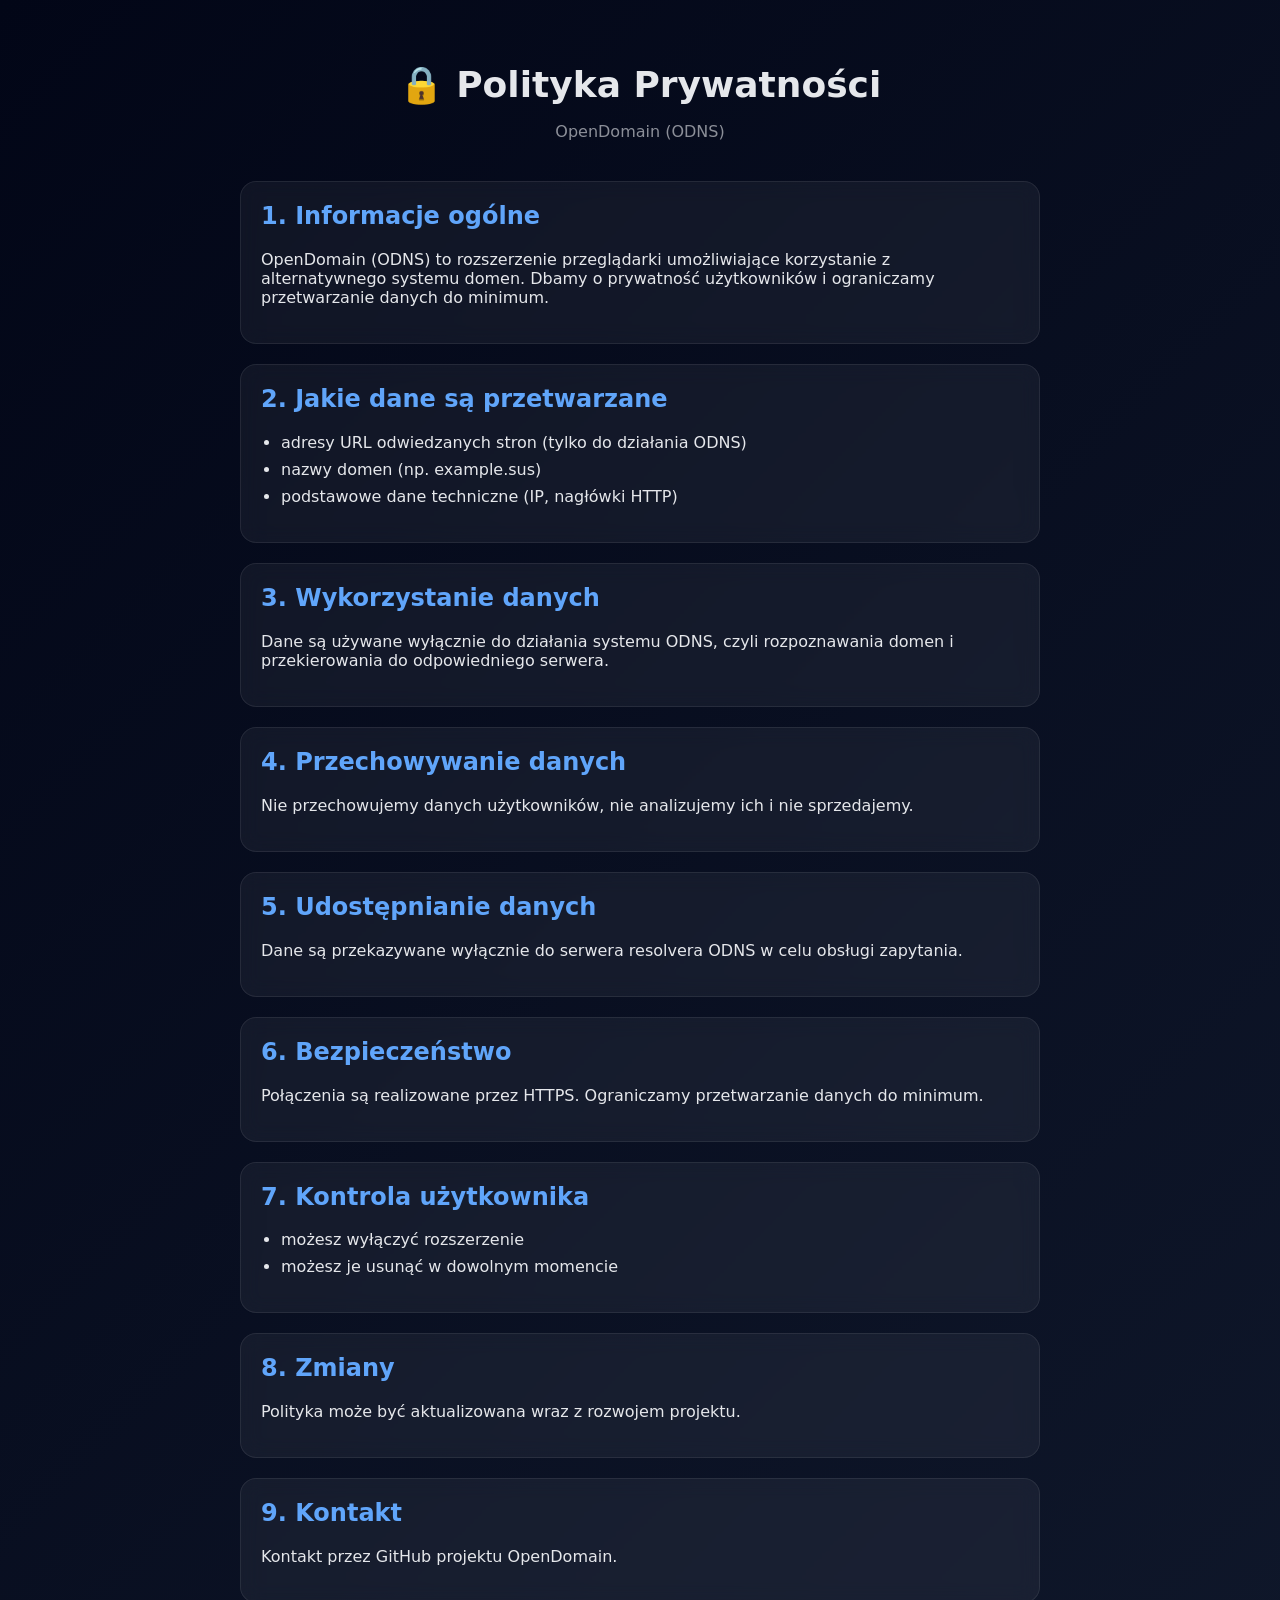
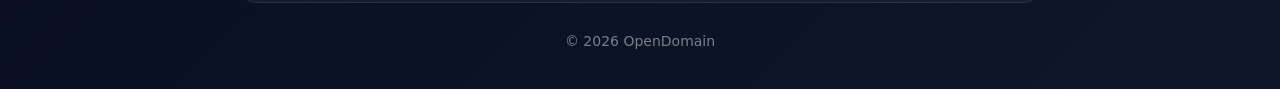
<file: privacy.html>
<!DOCTYPE html>
<html lang="pl">
<head>
<meta charset="UTF-8">
<title>Polityka Prywatności - ODNS</title>
<link rel="stylesheet" href="privacy.css">
</head>

<body>

<div class="container">

  <h1>🔒 Polityka Prywatności</h1>
  <p class="subtitle">OpenDomain (ODNS)</p>

  <section>
    <h2>1. Informacje ogólne</h2>
    <p>
      OpenDomain (ODNS) to rozszerzenie przeglądarki umożliwiające korzystanie z alternatywnego systemu domen.
      Dbamy o prywatność użytkowników i ograniczamy przetwarzanie danych do minimum.
    </p>
  </section>

  <section>
    <h2>2. Jakie dane są przetwarzane</h2>
    <ul>
      <li>adresy URL odwiedzanych stron (tylko do działania ODNS)</li>
      <li>nazwy domen (np. example.sus)</li>
      <li>podstawowe dane techniczne (IP, nagłówki HTTP)</li>
    </ul>
  </section>

  <section>
    <h2>3. Wykorzystanie danych</h2>
    <p>
      Dane są używane wyłącznie do działania systemu ODNS, czyli rozpoznawania domen
      i przekierowania do odpowiedniego serwera.
    </p>
  </section>

  <section>
    <h2>4. Przechowywanie danych</h2>
    <p>
      Nie przechowujemy danych użytkowników, nie analizujemy ich i nie sprzedajemy.
    </p>
  </section>

  <section>
    <h2>5. Udostępnianie danych</h2>
    <p>
      Dane są przekazywane wyłącznie do serwera resolvera ODNS w celu obsługi zapytania.
    </p>
  </section>

  <section>
    <h2>6. Bezpieczeństwo</h2>
    <p>
      Połączenia są realizowane przez HTTPS. Ograniczamy przetwarzanie danych do minimum.
    </p>
  </section>

  <section>
    <h2>7. Kontrola użytkownika</h2>
    <ul>
      <li>możesz wyłączyć rozszerzenie</li>
      <li>możesz je usunąć w dowolnym momencie</li>
    </ul>
  </section>

  <section>
    <h2>8. Zmiany</h2>
    <p>
      Polityka może być aktualizowana wraz z rozwojem projektu.
    </p>
  </section>

  <section>
    <h2>9. Kontakt</h2>
    <p>
      Kontakt przez GitHub projektu OpenDomain.
    </p>
  </section>

  <footer>
    © 2026 OpenDomain
  </footer>

</div>

</body>
</html>
</file>
<file: privacy.css>
body {
  margin: 0;
  font-family: system-ui, sans-serif;
  background: linear-gradient(135deg, #020617, #0f172a);
  color: #e5e7eb;
}

.container {
  max-width: 800px;
  margin: auto;
  padding: 40px 20px;
}

h1 {
  text-align: center;
  font-size: 36px;
  margin-bottom: 5px;
}

.subtitle {
  text-align: center;
  opacity: 0.6;
  margin-bottom: 40px;
}

section {
  background: rgba(255,255,255,0.05);
  padding: 20px;
  margin-bottom: 20px;
  border-radius: 16px;
  backdrop-filter: blur(10px);
  border: 1px solid rgba(255,255,255,0.08);
}

h2 {
  margin-top: 0;
  color: #60a5fa;
}

ul {
  padding-left: 20px;
}

li {
  margin-bottom: 8px;
}

footer {
  text-align: center;
  margin-top: 30px;
  opacity: 0.5;
  font-size: 14px;
}
</file>
